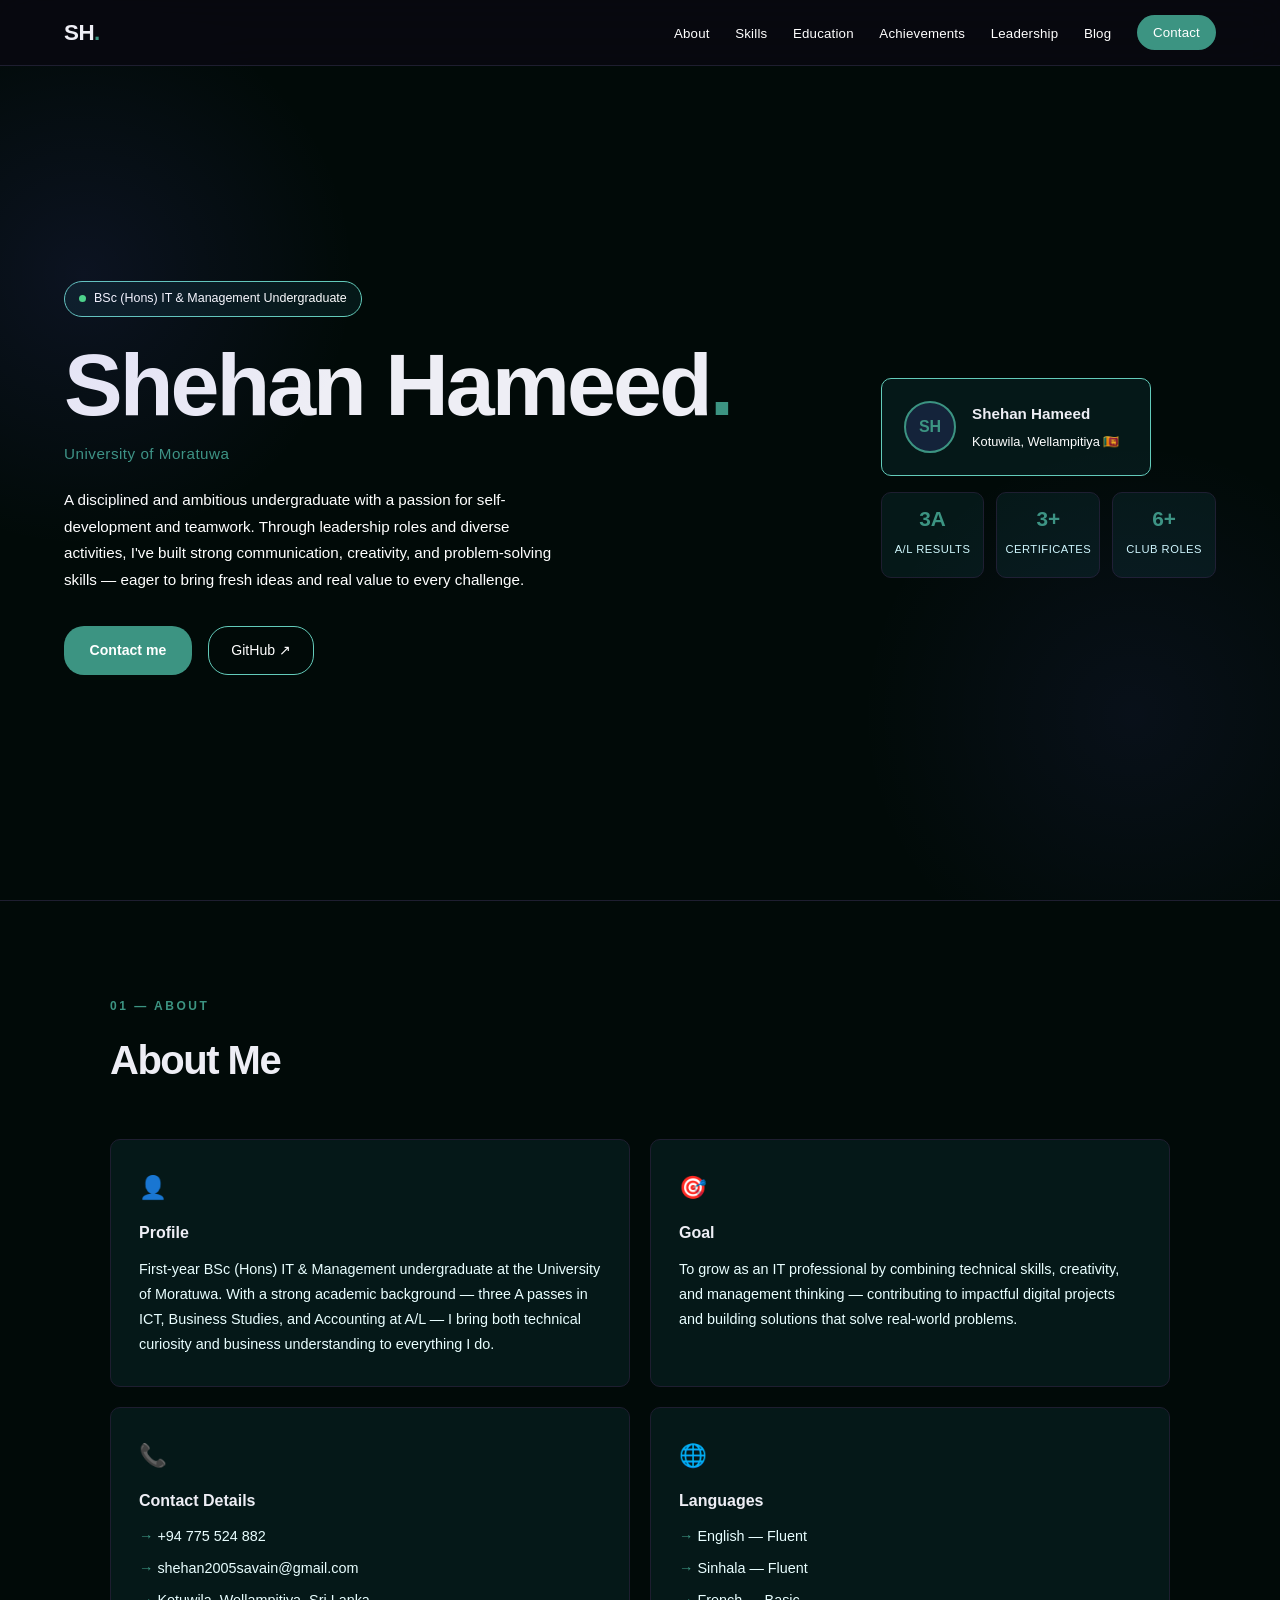
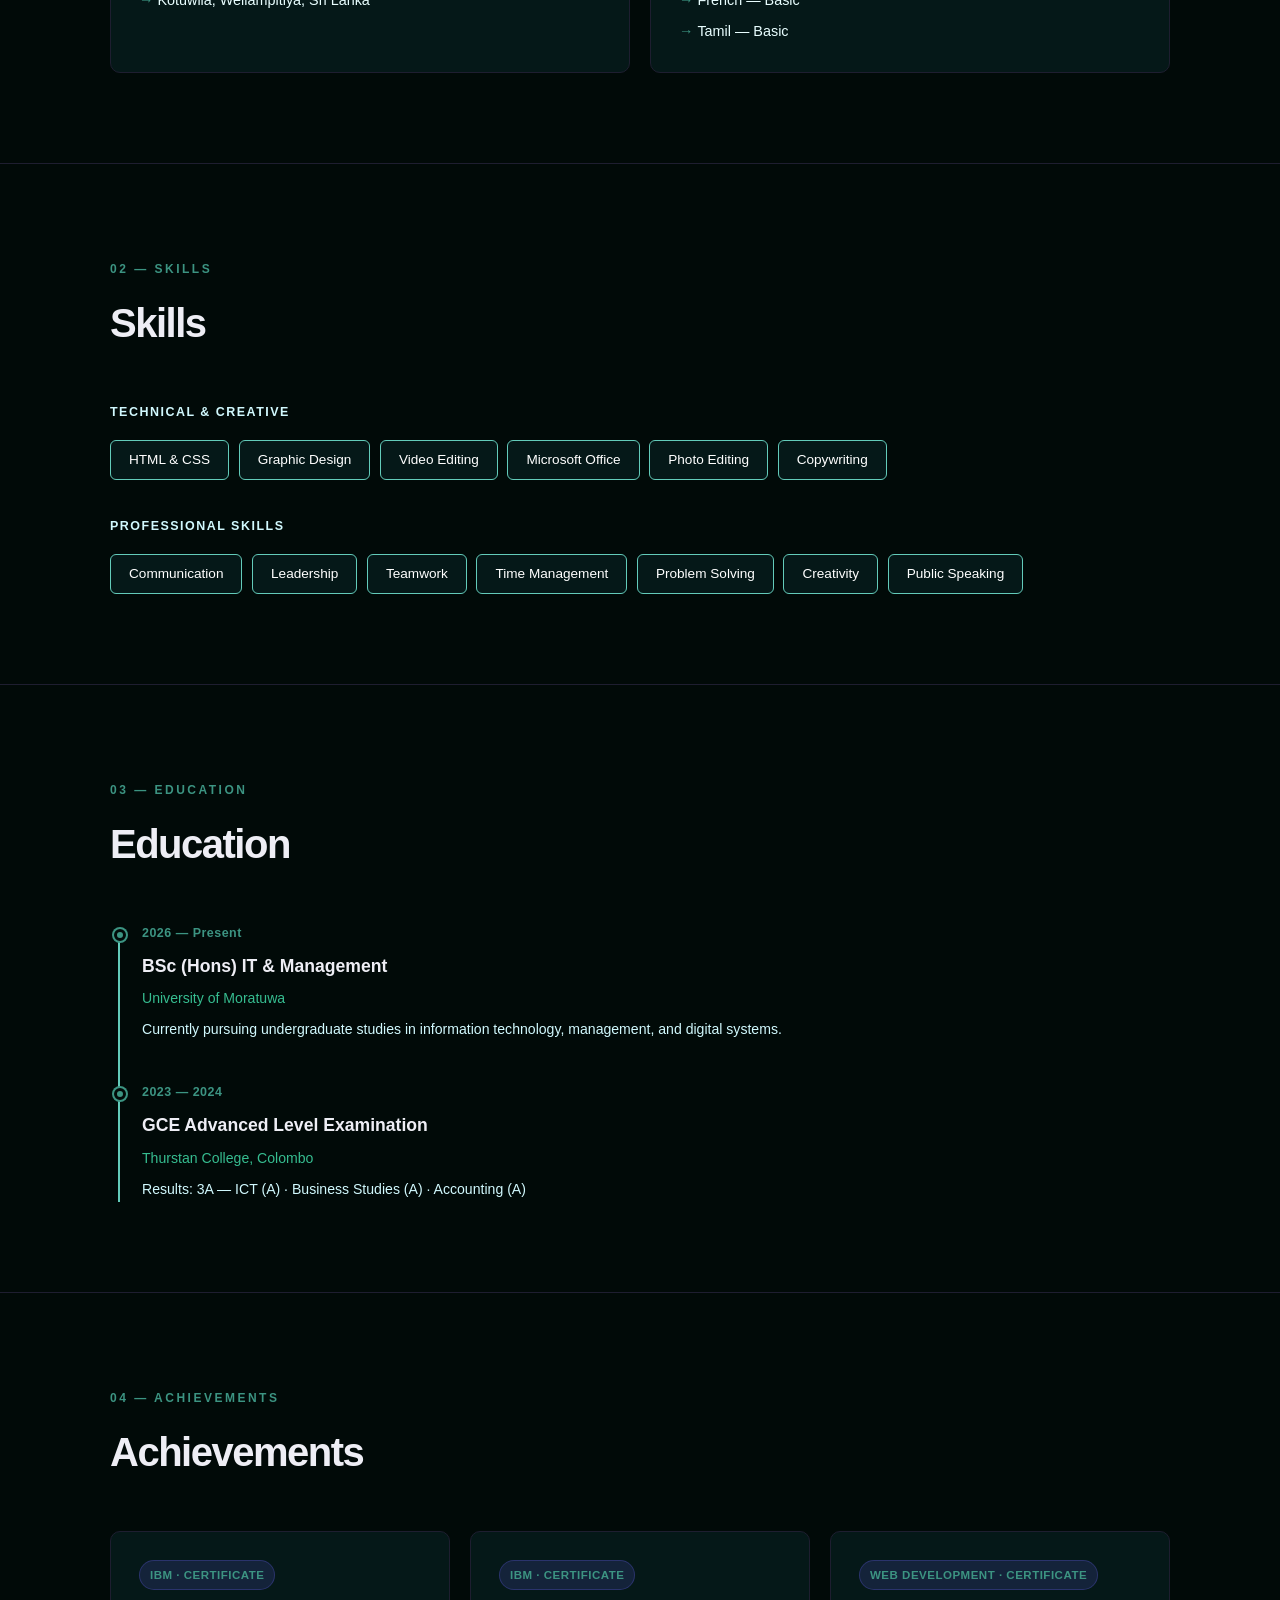
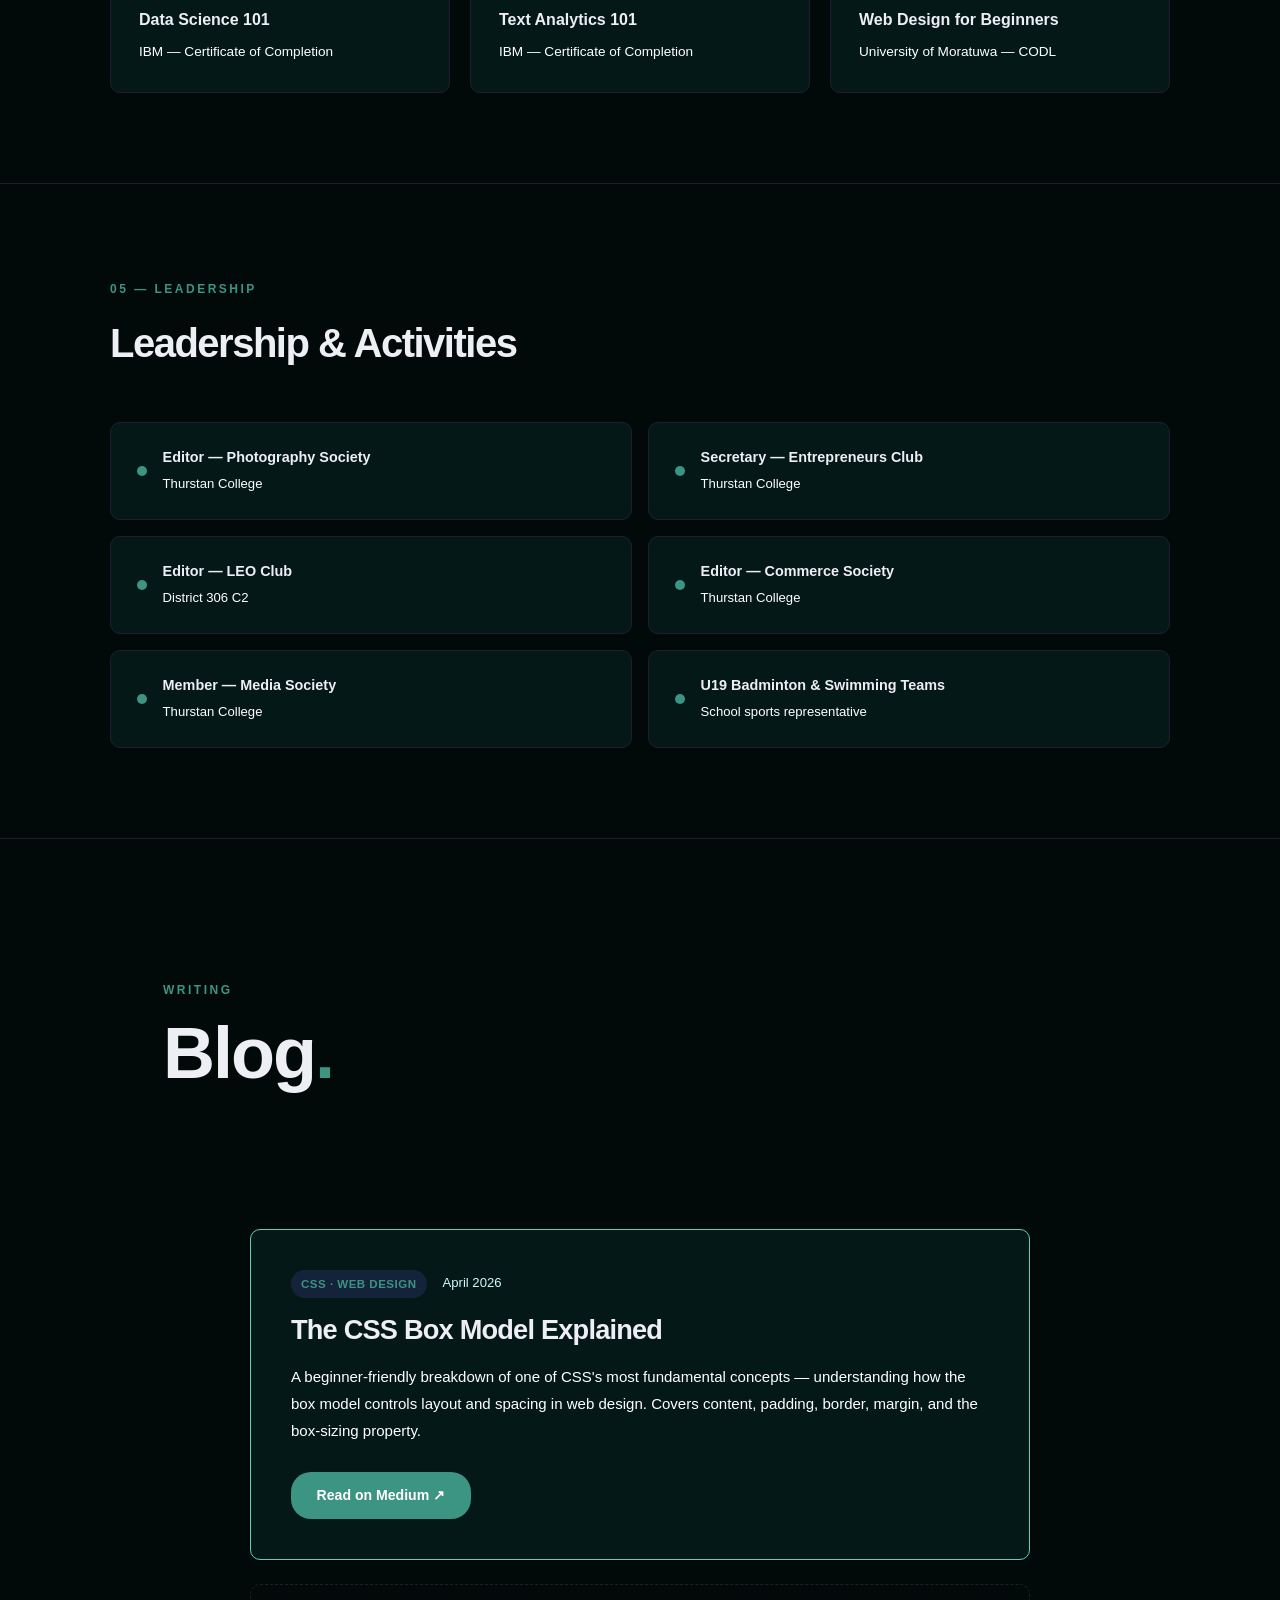
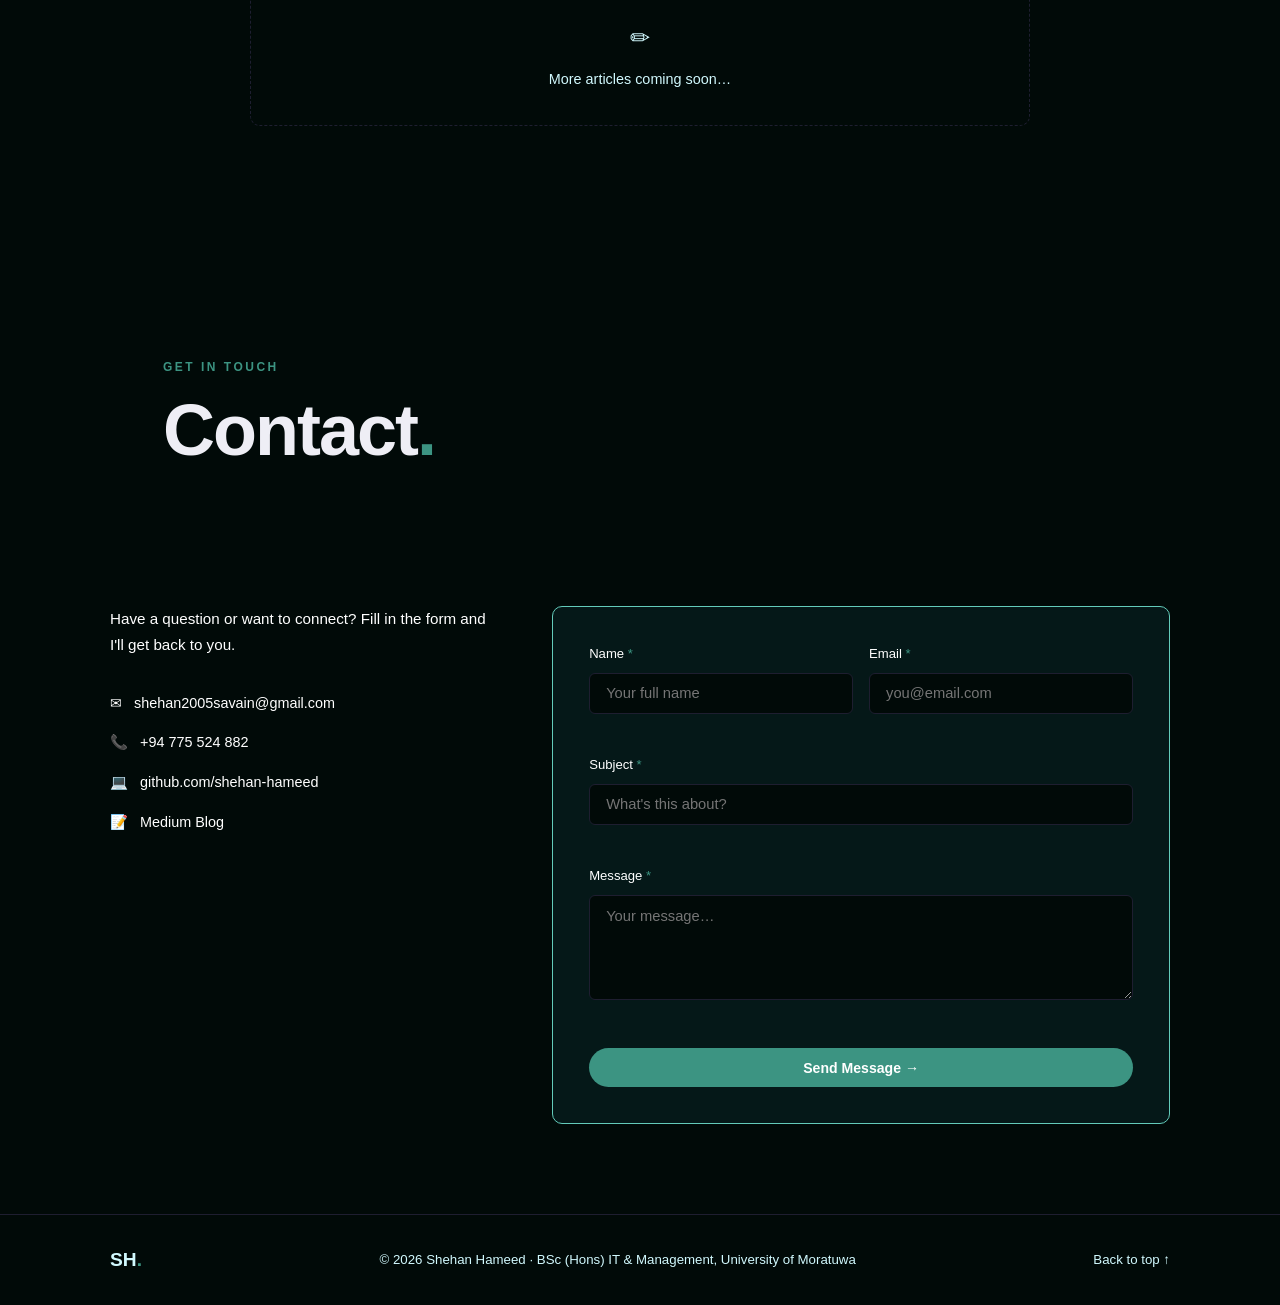
<file: index.html>
<!doctype html>
<html lang="en">
  
<head>
  <meta charset="UTF-8" />
  <meta name="viewport" content="width=device-width, initial-scale=1.0" />
  <title>Shehan Hameed | Portfolio</title>
  <link rel="stylesheet" href="css/style.css" />
  <link rel="preconnect" href="https://fonts.googleapis.com" />
  <link rel="preconnect" href="https://fonts.gstatic.com" crossorigin />
  <link href="https://fonts.googleapis.com/css2?family=Archivo+Black&display=swap" rel="stylesheet" />
  <!--Favicon-->
  <link rel="apple-touch-icon" sizes="180x180" href="favicon2/apple-touch-icon.png" />
  <link rel="icon" type="image/png" sizes="32x32" href="favicon2/favicon-32x32.png" />
  <link rel="icon" type="image/png" sizes="16x16" href="favicon2/favicon-16x16.png" />
  <link rel="manifest" href="favicon2/site.webmanifest" />
</head>

<body>
  <!-- NAVBAR -->
  <nav class="navbar" id="navbar">
    <a href="#hero" class="nav-logo">SH<span class="dot">.</span></a>
    <button class="nav-toggle" id="navToggle" aria-label="Toggle menu">
      <span></span><span></span><span></span>
    </button>
    <ul class="nav-links" id="navLinks">
      <li><a href="#about">About</a></li>
      <li><a href="#skills">Skills</a></li>
      <li><a href="#education">Education</a></li>
      <li><a href="#achievements">Achievements</a></li>
      <li><a href="#leadership">Leadership</a></li>
      <li><a href="#blog">Blog</a></li>
      <li><a href="#contact" class="nav-cta btn-primary">Contact</a></li>
    </ul>
  </nav>

  <!-- HERO -->
  <section class="hero" id="hero">
    <div class="hero-glow"></div>
    <div class="hero-glow hero-glow-2"></div>
    <div class="hero-content">
      <div class="hero-badge">
        <span class="badge-dot"></span> BSc (Hons) IT &amp; Management
        Undergraduate
      </div>
      <h1 class="hero-name">Shehan Hameed<span class="dot">.</span></h1>
      <p class="hero-uni">University of Moratuwa</p>
      <p class="hero-bio">
        A disciplined and ambitious undergraduate with a passion for
        self-development and teamwork. Through leadership roles and diverse
        activities, I've built strong communication, creativity, and
        problem-solving skills — eager to bring fresh ideas and real value to
        every challenge.
      </p>
      <div class="hero-btns">
        <a href="#contact" class="btn-primary">Contact me</a>
        <a href="https://github.com/shehan-hameed" target="_blank" rel="noopener" class="btn-ghost">GitHub ↗</a>
      </div>
    </div>
    <div class="hero-aside">
      <div class="profile-card">
        <div class="profile-avatar"><span>SH</span></div>
        <div class="profile-info">
          <strong>Shehan Hameed</strong>
          <span>Kotuwila, Wellampitiya 🇱🇰</span>
        </div>
      </div>
      <div class="quick-stats">
        <div class="qs-item">
          <a href="#education"><span class="qs-val">3A</span>
            <span class="qs-label">A/L Results</span></a>
        </div>
        <div class="qs-item">
          <a href="#achievements"><span class="qs-val">3+</span>
            <span class="qs-label">Certificates</span>
          </a>
        </div>
        <div class="qs-item">
          <a href="#leadership"><span class="qs-val">6+</span>
            <span class="qs-label">Club Roles</span></a>
        </div>
      </div>
    </div>
  </section>

  <!-- ABOUT -->
  <section class="section sec-alt" id="about">
    <div class="container">
      <div class="sec-head">
        <span class="sec-tag">01 — About</span>
        <h2 class="sec-title">About Me</h2>
      </div>
      <div class="about-grid">
        <div class="about-card">
          <div class="ac-icon">👤</div>
          <h3>Profile</h3>
          <p>
            First-year BSc (Hons) IT &amp; Management undergraduate at the
            University of Moratuwa. With a strong academic background — three
            A passes in ICT, Business Studies, and Accounting at A/L — I bring
            both technical curiosity and business understanding to everything
            I do.
          </p>
        </div>
        <div class="about-card">
          <div class="ac-icon">🎯</div>
          <h3>Goal</h3>
          <p>
            To grow as an IT professional by combining technical skills,
            creativity, and management thinking — contributing to impactful
            digital projects and building solutions that solve real-world
            problems.
          </p>
        </div>
        <div class="about-card">
          <div class="ac-icon">📞</div>
          <h3>Contact Details</h3>
          <ul class="about-list">
            <li>+94 775 524 882</li>
            <li>shehan2005savain@gmail.com</li>
            <li>Kotuwila, Wellampitiya, Sri Lanka</li>
          </ul>
        </div>
        <div class="about-card">
          <div class="ac-icon">🌐</div>
          <h3>Languages</h3>
          <ul class="about-list">
            <li>English — Fluent</li>
            <li>Sinhala — Fluent</li>
            <li>French — Basic</li>
            <li>Tamil — Basic</li>
          </ul>
        </div>
      </div>
    </div>
  </section>

  <!-- SKILLS -->
  <section class="section" id="skills">
    <div class="container">
      <div class="sec-head">
        <span class="sec-tag">02 — Skills</span>
        <h2 class="sec-title">Skills</h2>
      </div>
      <div class="skills-wrap">
        <div class="skill-group">
          <h3 class="sg-label">Technical &amp; Creative</h3>
          <div class="skill-tags">
            <span>HTML &amp; CSS</span>
            <span>Graphic Design</span>
            <span>Video Editing</span>
            <span>Microsoft Office</span>
            <span>Photo Editing</span>
            <span>Copywriting</span>
          </div>
        </div>
        <div class="skill-group">
          <h3 class="sg-label">Professional Skills</h3>
          <div class="skill-tags">
            <span>Communication</span>
            <span>Leadership</span>
            <span>Teamwork</span>
            <span>Time Management</span>
            <span>Problem Solving</span>
            <span>Creativity</span>
            <span>Public Speaking</span>
          </div>
        </div>
      </div>
    </div>
  </section>

  <!-- EDUCATION -->
  <section class="section sec-alt" id="education">
    <div class="container">
      <div class="sec-head">
        <span class="sec-tag">03 — Education</span>
        <h2 class="sec-title">Education</h2>
      </div>
      <div class="timeline">
        <div class="tl-item">
          <div class="tl-dot"></div>
          <div class="tl-body">
            <span class="tl-period">2026 — Present</span>
            <h3 class="tl-title">BSc (Hons) IT &amp; Management</h3>
            <div class="tl-inst">University of Moratuwa</div>
            <p class="tl-desc">
              Currently pursuing undergraduate studies in information
              technology, management, and digital systems.
            </p>
          </div>
        </div>
        <div class="tl-item">
          <div class="tl-dot"></div>
          <div class="tl-body">
            <span class="tl-period">2023 — 2024</span>
            <h3 class="tl-title">GCE Advanced Level Examination</h3>
            <div class="tl-inst">Thurstan College, Colombo</div>
            <p class="tl-desc">
              Results: 3A — ICT (A) · Business Studies (A) · Accounting (A)
            </p>
          </div>
        </div>
      </div>
    </div>
  </section>

  <!-- ACHIEVEMENTS -->
  <section class="section" id="achievements">
    <div class="container">
      <div class="sec-head">
        <span class="sec-tag">04 — Achievements</span>
        <h2 class="sec-title">Achievements</h2>
      </div>
      <div class="achievements-grid">
        <div class="ach-card">
          <div class="ach-badge">IBM · Certificate</div>
          <h4 class="ach-title">Data Science 101</h4>
          <p class="ach-sub">IBM — Certificate of Completion</p>
        </div>
        <div class="ach-card">
          <div class="ach-badge">IBM · Certificate</div>
          <h4 class="ach-title">Text Analytics 101</h4>
          <p class="ach-sub">IBM — Certificate of Completion</p>
        </div>
        <div class="ach-card">
          <div class="ach-badge">Web Development · Certificate</div>
          <h4 class="ach-title">Web Design for Beginners</h4>
          <p class="ach-sub">University of Moratuwa — CODL</p>
        </div>
      </div>
    </div>
  </section>

  <!-- LEADERSHIP -->
  <section class="section sec-alt" id="leadership">
    <div class="container">
      <div class="sec-head">
        <span class="sec-tag">05 — Leadership</span>
        <h2 class="sec-title">Leadership &amp; Activities</h2>
      </div>
      <div class="leadership-grid">
        <div class="lead-card">
          <div class="lead-dot"></div>
          <div>
            <h4>Editor — Photography Society</h4>
            <p>Thurstan College</p>
          </div>
        </div>
        <div class="lead-card">
          <div class="lead-dot"></div>
          <div>
            <h4>Secretary — Entrepreneurs Club</h4>
            <p>Thurstan College</p>
          </div>
        </div>
        <div class="lead-card">
          <div class="lead-dot"></div>
          <div>
            <h4>Editor — LEO Club</h4>
            <p>District 306 C2</p>
          </div>
        </div>
        <div class="lead-card">
          <div class="lead-dot"></div>
          <div>
            <h4>Editor — Commerce Society</h4>
            <p>Thurstan College</p>
          </div>
        </div>
        <div class="lead-card">
          <div class="lead-dot"></div>
          <div>
            <h4>Member — Media Society</h4>
            <p>Thurstan College</p>
          </div>
        </div>
        <div class="lead-card">
          <div class="lead-dot"></div>
          <div>
            <h4>U19 Badminton &amp; Swimming Teams</h4>
            <p>School sports representative</p>
          </div>
        </div>
      </div>
    </div>
  </section>
  <!-- PAGE HEADER OF BLOG-->
  <div class="page-top">
    <div class="container">
      <span class="sec-tag">Writing</span>
      <h1 class="page-h1">Blog<span class="dot">.</span></h1>
    </div>
  </div>

  <!-- BLOG -->
  <section class="section" id="blog">
    <div class="container" style="max-width: 780px">
      <div class="blog-card-main">
        <div class="bc-meta">
          <span class="bc-tag">CSS · Web Design</span>
          <span class="bc-date">April 2026</span>
        </div>
        <h2 class="bc-title">The CSS Box Model Explained</h2>
        <p class="bc-excerpt">
          A beginner-friendly breakdown of one of CSS's most fundamental
          concepts — understanding how the box model controls layout and
          spacing in web design. Covers content, padding, border, margin, and
          the box-sizing property.
        </p>
        <a href="https://medium.com/@shehan2005savain/the-css-box-model-explained-daf223359a95" target="_blank"
          rel="noopener" class="btn-primary">Read on Medium ↗</a>
      </div>

      <div class="more-soon">
        <span>✏</span>
        <p>More articles coming soon…</p>
      </div>
    </div>
  </section>
  <!-- PAGE HEADER OF CONTACT-->
  <div class="page-top">
    <div class="container">
      <span class="sec-tag">Get In Touch</span>
      <h1 class="page-h1">Contact<span class="dot">.</span></h1>
    </div>
  </div>

  <!-- CONTACT -->
  <section class="section" id="contact">
    <div class="container contact-layout">
      <div class="contact-left">
        <p>
          Have a question or want to connect? Fill in the form and I'll get
          back to you.
        </p>
        <div class="c-links">
          <a href="mailto:shehan2005savain@gmail.com" class="c-link"><span>✉</span> shehan2005savain@gmail.com</a>
          <a href="tel:+94775524882" class="c-link"><span>📞</span> +94 775 524 882</a>
          <a href="https://github.com/shehan-hameed" target="_blank" class="c-link"><span>💻</span>
            github.com/shehan-hameed</a>
          <a href="https://medium.com/@shehan2005savain" target="_blank" class="c-link"><span>📝</span> Medium Blog</a>
        </div>
      </div>

      <div class="contact-form-wrap">
        <div id="success-msg" style="display: none" class="success-box">
          <div class="s-check">✓</div>
          <h3>Message received!</h3>
          <p>Thanks for reaching out. I'll get back to you soon.</p>
          <button class="btn-ghost" onclick="resetForm()">
            Send another
          </button>
        </div>
        <form id="contact-form" novalidate>
          <div class="form-row-2">
            <div class="form-group">
              <label for="name">Name <span class="req">*</span></label>
              <input type="text" id="name" placeholder="Your full name" />
              <span class="err" id="name-error"></span>
            </div>
            <div class="form-group">
              <label for="email">Email <span class="req">*</span></label>
              <input type="email" id="email" placeholder="you@email.com" />
              <span class="err" id="email-error"></span>
            </div>
          </div>
          <div class="form-group">
            <label for="subject">Subject <span class="req">*</span></label>
            <input type="text" id="subject" placeholder="What's this about?" />
            <span class="err" id="subject-error"></span>
          </div>
          <div class="form-group">
            <label for="message">Message <span class="req">*</span></label>
            <textarea id="message" rows="5" placeholder="Your message…"></textarea>
            <span class="err" id="message-error"></span>
          </div>
          <button type="submit" class="btn-primary full-w">
            Send Message →
          </button>
        </form>
      </div>
    </div>
  </section>

  <!-- FOOTER -->
  <footer class="footer">
    <div class="container footer-inner">
      <a href="#hero" class="f-logo">SH<span class="dot">.</span></a>

      <p>
        © 2026 Shehan Hameed · BSc (Hons) IT &amp; Management, University of
        Moratuwa
      </p>
      <a href="#hero" class="f-top">Back to top ↑</a>
    </div>
  </footer>

  <script src="js/contact.js"></script>
  <script src="js/nav.js"></script>
</body>

</html>
</file>
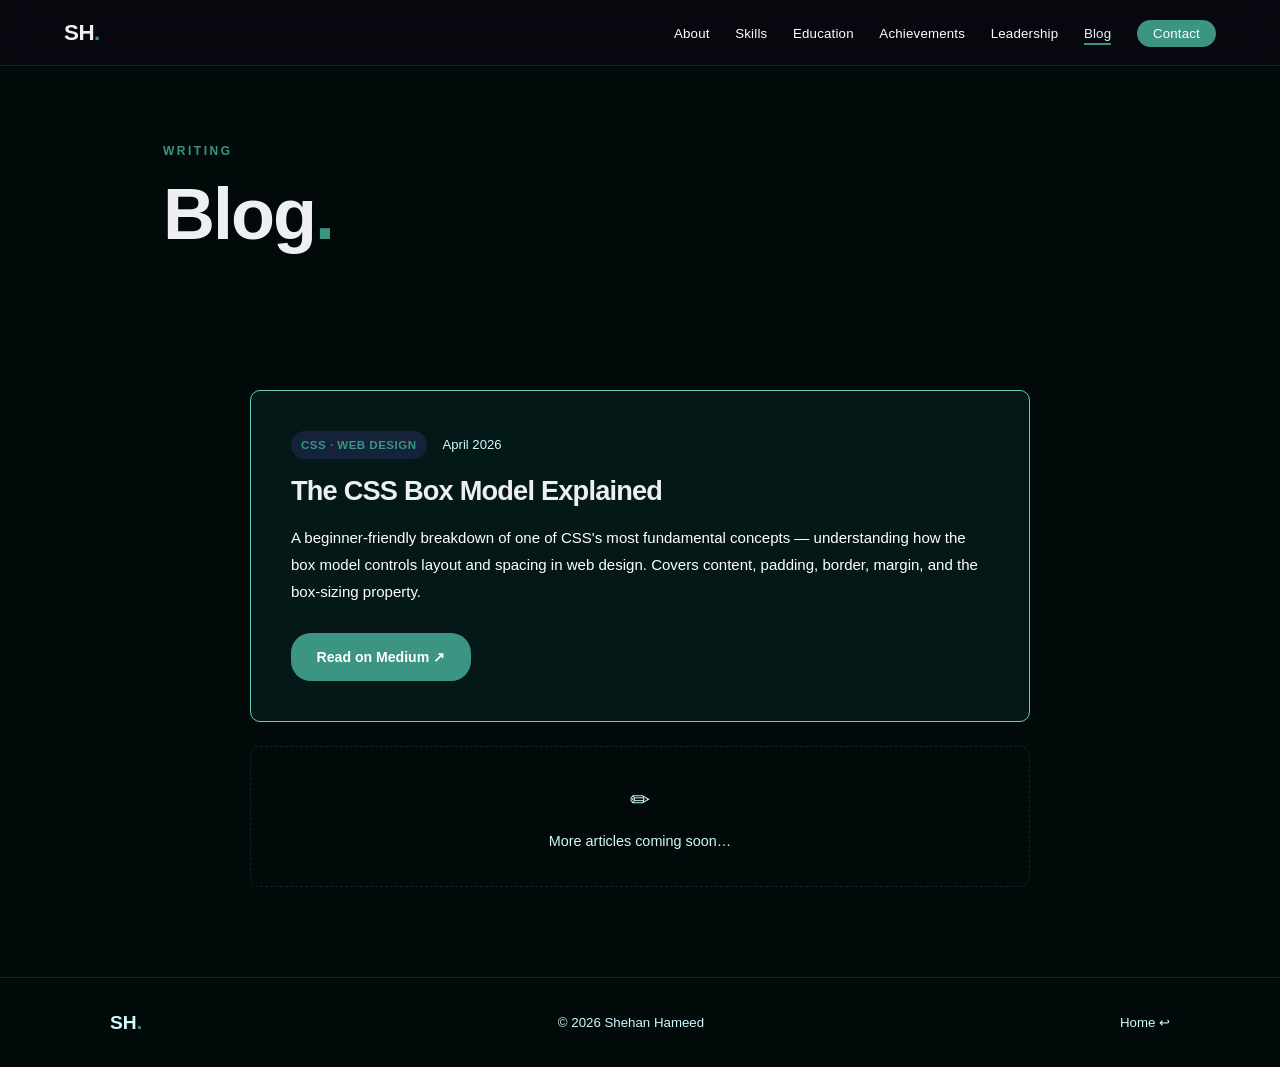
<file: blog.html>
<!doctype html>
<html lang="en">
  <head>
    <meta charset="UTF-8" />
    <meta name="viewport" content="width=device-width, initial-scale=1.0" />
    <title>Blog | Shehan Hameed</title>
    <link rel="stylesheet" href="css/style.css" />
    <link rel="preconnect" href="https://fonts.googleapis.com" />
    <link rel="preconnect" href="https://fonts.gstatic.com" crossorigin />
    <link
      href="https://fonts.googleapis.com/css2?family=Archivo+Black&display=swap"
      rel="stylesheet"
    />
  </head>
  <body>
    <!-- NAVBAR -->
    <nav class="navbar" id="navbar">
      <a href="index.html" class="nav-logo">SH<span class="dot">.</span></a>
      <button class="nav-toggle" id="navToggle" aria-label="Toggle menu">
        <span></span><span></span><span></span>
      </button>
      <ul class="nav-links" id="navLinks">
        <li><a href="index.html#about">About</a></li>
        <li><a href="index.html#skills">Skills</a></li>
        <li><a href="index.html#education">Education</a></li>
        <li><a href="index.html#achievements">Achievements</a></li>
        <li><a href="index.html#leadership">Leadership</a></li>
        <li><a href="blog.html" class="active">Blog</a></li>
        <li><a href="contact.html" class="nav-cta">Contact</a></li>
      </ul>
    </nav>

    <!-- PAGE HEADER -->
    <div class="page-top">
      <div class="container">
        <span class="sec-tag">Writing</span>
        <h1 class="page-h1">Blog<span class="dot">.</span></h1>
      </div>
    </div>

    <!-- BLOG -->
    <section class="section">
      <div class="container" style="max-width: 780px">
        <div class="blog-card-main">
          <div class="bc-meta">
            <span class="bc-tag">CSS · Web Design</span>
            <span class="bc-date">April 2026</span>
          </div>
          <h2 class="bc-title">The CSS Box Model Explained</h2>
          <p class="bc-excerpt">
            A beginner-friendly breakdown of one of CSS's most fundamental
            concepts — understanding how the box model controls layout and
            spacing in web design. Covers content, padding, border, margin, and
            the box-sizing property.
          </p>
          <a
            href="https://medium.com/@shehan2005savain/the-css-box-model-explained-daf223359a95"
            target="_blank"
            rel="noopener"
            class="btn-primary"
            >Read on Medium ↗</a
          >
        </div>

        <div class="more-soon">
          <span>✏</span>
          <p>More articles coming soon…</p>
        </div>
      </div>
    </section>

    <!-- FOOTER -->
    <footer class="footer">
      <div class="container footer-inner">
        <span class="f-logo">SH<span class="dot">.</span></span>
        <p>© 2026 Shehan Hameed</p>
        <a href="index.html" class="f-top">Home ↩</a>
      </div>
    </footer>

    <script src="js/nav.js"></script>
  </body>
</html>
</file>
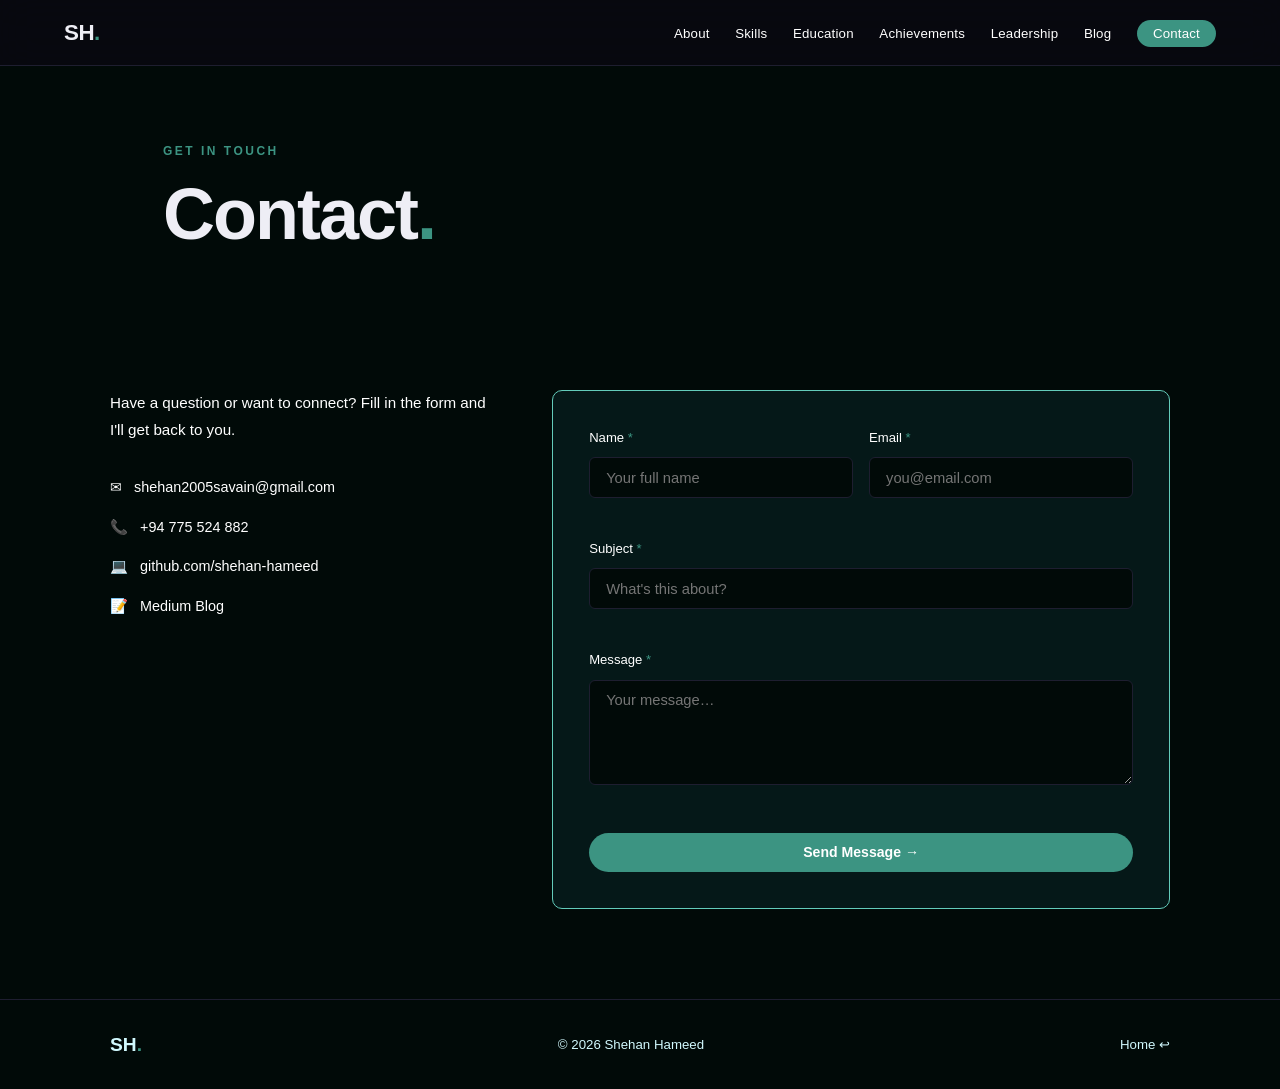
<file: contact.html>
<!doctype html>
<html lang="en">
  <head>
    <meta charset="UTF-8" />
    <meta name="viewport" content="width=device-width, initial-scale=1.0" />
    <title>Contact | Shehan Hameed</title>
    <link rel="stylesheet" href="css/style.css" />
    <link rel="preconnect" href="https://fonts.googleapis.com" />
    <link rel="preconnect" href="https://fonts.gstatic.com" crossorigin />
    <link
      href="https://fonts.googleapis.com/css2?family=Archivo+Black&display=swap"
      rel="stylesheet"
    />
  </head>
  <body>
    <!-- NAVBAR -->
    <nav class="navbar" id="navbar">
      <a href="index.html" class="nav-logo">SH<span class="dot">.</span></a>
      <button class="nav-toggle" id="navToggle" aria-label="Toggle menu">
        <span></span><span></span><span></span>
      </button>
      <ul class="nav-links" id="navLinks">
        <li><a href="index.html#about">About</a></li>
        <li><a href="index.html#skills">Skills</a></li>
        <li><a href="index.html#education">Education</a></li>
        <li><a href="index.html#achievements">Achievements</a></li>
        <li><a href="index.html#leadership">Leadership</a></li>
        <li><a href="blog.html">Blog</a></li>
        <li><a href="contact.html" class="nav-cta active">Contact</a></li>
      </ul>
    </nav>

    <!-- PAGE HEADER -->
    <div class="page-top">
      <div class="container">
        <span class="sec-tag">Get In Touch</span>
        <h1 class="page-h1">Contact<span class="dot">.</span></h1>
      </div>
    </div>

    <!-- CONTACT -->
    <section class="section">
      <div class="container contact-layout">
        <div class="contact-left">
          <p>
            Have a question or want to connect? Fill in the form and I'll get
            back to you.
          </p>
          <div class="c-links">
            <a href="mailto:shehan2005savain@gmail.com" class="c-link"
              ><span>✉</span> shehan2005savain@gmail.com</a
            >
            <a href="tel:+94775524882" class="c-link"
              ><span>📞</span> +94 775 524 882</a
            >
            <a
              href="https://github.com/shehan-hameed"
              target="_blank"
              class="c-link"
              ><span>💻</span> github.com/shehan-hameed</a
            >
            <a
              href="https://medium.com/@shehan2005savain"
              target="_blank"
              class="c-link"
              ><span>📝</span> Medium Blog</a
            >
          </div>
        </div>

        <div class="contact-form-wrap">
          <div id="success-msg" style="display: none" class="success-box">
            <div class="s-check">✓</div>
            <h3>Message received!</h3>
            <p>Thanks for reaching out. I'll get back to you soon.</p>
            <button class="btn-ghost" onclick="resetForm()">
              Send another
            </button>
          </div>
          <form id="contact-form" novalidate>
            <div class="form-row-2">
              <div class="form-group">
                <label for="name">Name <span class="req">*</span></label>
                <input type="text" id="name" placeholder="Your full name" />
                <span class="err" id="name-error"></span>
              </div>
              <div class="form-group">
                <label for="email">Email <span class="req">*</span></label>
                <input type="email" id="email" placeholder="you@email.com" />
                <span class="err" id="email-error"></span>
              </div>
            </div>
            <div class="form-group">
              <label for="subject">Subject <span class="req">*</span></label>
              <input
                type="text"
                id="subject"
                placeholder="What's this about?"
              />
              <span class="err" id="subject-error"></span>
            </div>
            <div class="form-group">
              <label for="message">Message <span class="req">*</span></label>
              <textarea
                id="message"
                rows="5"
                placeholder="Your message…"
              ></textarea>
              <span class="err" id="message-error"></span>
            </div>
            <button type="submit" class="btn-primary full-w">
              Send Message →
            </button>
          </form>
        </div>
      </div>
    </section>

    <!-- FOOTER -->
    <footer class="footer">
      <div class="container footer-inner">
        <span class="f-logo">SH<span class="dot">.</span></span>
        <p>© 2026 Shehan Hameed</p>
        <a href="index.html" class="f-top">Home ↩</a>
      </div>
    </footer>

    <script src="js/nav.js"></script>
    <script src="js/contact.js"></script>
  </body>
</html>
</file>
<file: css/style.css>
/* =============================================
   SHEHAN HAMEED PORTFOLIO — DARK & MODERN
   ============================================= */

:root {
  --bg:          #010a08;
  --bg-alt:      #010a08;
  --bg-card:     #051818;
  --border:      #1e1e30;
  --border-lit:  #63cbba;
  --accent:      #3c9482;
  --accent-dim:  rgba(108,99,255,0.15);
  --accent-glow: rgba(24, 255, 166, 0.28);
  --text:        #eeeef5;
  --text-2:      #ffffff; /* skills buttons*/
  --text-3:      #d1f9fe;
  --text-4:      #e9feff; /*  New P text */
  --text-5:      #36bd90; /* New Schools text */
  --success:     #4ade80;
  --error:       #f87171;
  --nav-h:       66px;
  --r:           10px;
  --fh:          'Syne', sans-serif;
  --fb:          'DM Sans', sans-serif;
}

*, *::before, *::after { box-sizing: border-box; margin: 0; padding: 0; }
html { scroll-behavior: smooth; }

body {
  background: var(--bg);
  color: var(--text);
  font-family: var(--fb);
  font-size: 15.5px;
  line-height: 1.75;
  overflow-x: hidden;
}

a { color: inherit; text-decoration: none; }
ul { list-style: none; }
strong { color: var(--text); }
.container { width: min(1060px, 90%); margin-inline: auto; }
.dot { color: var(--accent); }

/* ── NAVBAR ── */
.navbar {
  position: fixed;
  top: 0; left: 0; right: 0;
  height: var(--nav-h);
  display: flex;
  align-items: center;
  justify-content: space-between;
  padding: 0 5%;
  background: rgba(8,8,16,0.88);
  backdrop-filter: blur(18px);
  border-bottom: 1px solid var(--border);
  z-index: 999;
  transition: background 0.3s;
}
.navbar.scrolled { background: rgba(8,8,16,0.98); }

.nav-logo {
  font-family: var(--fh);
  font-size: 1.4rem;
  font-weight: 800;
  letter-spacing: -0.5px;
  flex-shrink: 0;
}

.nav-links {
  display: flex; align-items: center;gap: 1.6rem;}

.nav-links a {
  font-size: 0.83rem;
  font-weight: 500;
  color: var(--text-2);
  letter-spacing: 0.2px;
  transition: color 0.2s;
  position: relative;
  padding-bottom: 2px;
  white-space: nowrap;
}
.nav-links a::after {
  content: '';
  position: absolute;
  bottom: -2px; left: 0;
  width: 0; height: 2px;
  background: var(--accent);
  transition: width 0.22s;
}
.nav-links a:hover,
.nav-links a.active { color: var(--text); }
.nav-links a:hover::after,
.nav-links a.active::after { width: 100%; }

.nav-cta {
  background: var(--accent) !important;
  color: #fff !important;
  padding: 6px 16px !important;
  border-radius: 20px;
  
}
.nav-cta::after { display: none !important; }
.nav-cta:hover { opacity: 0.85 !important; }

.nav-toggle {
  display: none;
  flex-direction: column;
  gap: 5px;
  background: none;
  border: none;
  cursor: pointer;
  padding: 4px;
}
.nav-toggle span {
  display: block;
  width: 22px; height: 2px;
  background: var(--text);
  border-radius: 2px;
  transition: transform 0.25s, opacity 0.25s;
}

/* ── BUTTONS ── */
.btn-primary {
  display: inline-flex;
  align-items: center;
  gap: 6px;
  background: var(--accent);
  color: #fff;
  padding: 0.72rem 1.6rem;
  border-radius: 20px;
  font-weight: 600;
  font-size: 0.88rem;
  border: none;
  cursor: pointer;
  transition: opacity 0.2s, transform 0.15s, box-shadow 0.2s;
}
.btn-primary:hover {
  opacity: 0.88;
  transform: translateY(-1px);
  box-shadow: 0 6px 24px var(--accent-glow);
}

.btn-ghost {
  display: inline-flex;
  align-items: center;
  gap: 6px;
  background: transparent;
  color: var(--text-2);
  padding: 0.72rem 1.4rem;
  border-radius: 20px;
  font-weight: 500;
  font-size: 0.88rem;
  border: 1px solid var(--border-lit);
  cursor: pointer;
  transition: color 0.5s, border-color 0.5s, transform 0.15s;
}
.btn-ghost:hover { color: var(--text); border-color: var(--accent); transform: translateY(-1px); }
.full-w { width: 100%; justify-content: center; }

/* ── HERO ── */
.hero {
  min-height: 100vh;
  display: flex;
  align-items: center;
  justify-content: space-between;
  gap: 3rem;
  padding: calc(var(--nav-h) + 70px) 5% 80px;
  position: relative;
  overflow: hidden;
}

.hero-glow {
  position: absolute;
  width: 550px; height: 550px;
  background: radial-gradient(circle, rgba(108,99,255,0.1) 0%, transparent 70%);
  top: 0; left: -15%;
  pointer-events: none;
}
.hero-glow-2 { top: auto; bottom: -10%; left: auto; right: -10%; background: radial-gradient(circle, rgba(108,99,255,0.07) 0%, transparent 70%); }

.hero-content { flex: 1; max-width: 580px; }

.hero-badge {
  display: inline-flex;
  align-items: center;
  gap: 8px;
  background: var(--bg-card);
  border: 1px solid var(--border-lit);
  color: var(--text-2);
  font-size: 0.78rem;
  padding: 6px 14px;
  border-radius: 20px;
  margin-bottom: 1.5rem;
}
.badge-dot {
  width: 7px; height: 7px;
  border-radius: 50%;
  background: var(--success);
  animation: blink 2s infinite;
}
@keyframes blink { 0%,100%{opacity:1} 50%{opacity:0.35} }

.hero-name {
  font-family: var(--fh);
  font-size: clamp(3rem, 7vw, 5.5rem);
  font-weight: 800;
  letter-spacing: -3px;
  line-height: 1;
  margin-bottom: 0.75rem;
  white-space: nowrap;
}

.hero-uni {
  color: var(--accent);
  font-size: 0.95rem;
  font-weight: 500;
  letter-spacing: 0.5px;
  margin-bottom: 1.25rem;
}

.hero-bio {
  color: var(--text-2);
  font-size: 0.95rem;
  max-width: 500px;
  margin-bottom: 2rem;
}

.hero-btns { display: flex; gap: 1rem; flex-wrap: wrap; }

/* Profile card */
.hero-aside { flex-shrink: 0; }

.profile-card {
  background: var(--bg-card);
  border: 1px solid var(--border-lit);
  border-radius: var(--r);
  padding: 1.4rem;
  display: flex;
  align-items: center;
  gap: 1rem;
  margin-bottom: 1rem;
  width: 270px;
}

.profile-avatar {
  width: 52px; height: 52px;
  border-radius: 50%;
  background: var(--accent-dim);
  border: 2px solid var(--accent);
  display: flex;
  align-items: center;
  justify-content: center;
  flex-shrink: 0;
}
.profile-avatar span { font-family: var(--fh); font-size: 1rem; font-weight: 800; color: var(--accent); }
.profile-info { display: flex; flex-direction: column; gap: 3px; }
.profile-info strong { font-size: 0.95rem; font-weight: 700; }
.profile-info span { font-size: 0.8rem; color: var(--text-2); }

.quick-stats {
  display: grid;
  grid-template-columns: repeat(3, 1fr);
  gap: 0.75rem;
}
.qs-item {
  background: var(--bg-card);
  border: 1px solid var(--border);
  border-radius: var(--r);
  padding: 1rem 0.5rem;
  text-align: center;
  transition: border-color 0.2s, transform 0.2s;
}
.qs-item:hover { border-color: var(--accent); transform: translateY(-2px); }
.qs-val { display: block; font-family: var(--fh); font-size: 1.3rem; font-weight: 800; color: var(--accent); line-height: 1; margin-bottom: 4px; }
.qs-label { font-size: 0.7rem; color: var(--text-3); text-transform: uppercase; letter-spacing: 0.5px; }

/* ── SECTIONS ── */
.section { padding: 90px 0; }
.sec-alt { background: var(--bg-alt); border-top: 1px solid var(--border); border-bottom: 1px solid var(--border); }

.sec-head { margin-bottom: 2.75rem; }
.sec-tag {
  display: inline-block;
  font-size: 0.75rem;
  font-weight: 700;
  color: var(--accent);
  letter-spacing: 2.5px;
  text-transform: uppercase;
  margin-bottom: 0.5rem;
}
.sec-title {
  font-family: var(--fh);
  font-size: clamp(1.8rem, 3.5vw, 2.5rem);
  font-weight: 800;
  letter-spacing: -1.5px;
}

/* ── ABOUT ── */
.about-grid {
  display: grid;
  grid-template-columns: 1fr 1fr;
  gap: 1.25rem;
}
.about-card {
  background: var(--bg-card);
  border: 1px solid var(--border);
  border-radius: var(--r);
  padding: 1.75rem;
  transition: border-color 0.2s, transform 0.2s;
}
.about-card:hover { border-color: var(--border-lit); transform: translateY(-2px); }
.ac-icon { font-size: 1.4rem; margin-bottom: 0.75rem; }
.about-card h3 { font-family: var(--fh); font-size: 1rem; font-weight: 700; margin-bottom: 0.6rem; }
.about-card p { color: var(--text-4); font-size: 0.9rem; }
.about-list { color: var(--text-4); font-size: 0.9rem; display: flex; flex-direction: column; gap: 0.4rem; }
.about-list li::before { content: '→ '; color: var(--accent); font-weight: 700; }

/* ── SKILLS ── */
.skills-wrap { display: flex; flex-direction: column; gap: 2.25rem; }
.sg-label { font-size: 0.78rem; font-weight: 700; color: var(--text-3); text-transform: uppercase; letter-spacing: 1.5px; margin-bottom: 1rem; }
.skill-tags { display: flex; flex-wrap: wrap; gap: 0.6rem; }
.skill-tags span {
  background: var(--bg-card);
  border: 1px solid var(--border-lit);
  color: var(--text-2);
  font-size: 0.85rem;
  font-weight: 500;
  padding: 7px 18px;
  border-radius: 6px;
  transition: border-color 0.2s, color 0.2s, transform 0.15s;
  cursor: default;
}
.skill-tags span:hover { border-color: var(--accent); color: var(--accent); transform: translateY(-2px); }

/* ─ Education ─ */
.timeline { position: relative; padding-left: 32px; }
.timeline::before {
  content: '';
  position: absolute;
  left: 8px; top: 6px; bottom: 0;
  width: 2px;
  background: var(--border-lit);
}
.tl-item { position: relative; margin-bottom: 2.5rem; }
.tl-item:last-child { margin-bottom: 0; }
.tl-dot {
  position: absolute;
  left: -28px; top: 6px;
  width: 12px; height: 12px;
  border-radius: 50%;
  background: var(--accent);
  border: 3px solid var(--bg-alt);
  box-shadow: 0 0 0 2px var(--accent);
}
.tl-period {
  font-size: 0.78rem;
  color: var(--accent);
  font-weight: 600;
  letter-spacing: 0.5px;
  display: block;
  margin-bottom: 0.4rem;
}

.tl-title {
  font-family: var(--fh);
  font-size: 1.1rem;
  font-weight: 700;
  margin-bottom: 0.3rem;
}

.tl-inst {
  font-size: 0.88rem;
  color: var(--text-5);
  margin-bottom: 0.4rem;
}

.tl-desc {
  font-size: 0.88rem;
  color: var(--text-3);
}

/* ── ACHIEVEMENTS ── */
.achievements-grid {
  display: grid;
  grid-template-columns: repeat(3, 1fr);
  gap: 1.25rem;
}
.ach-card {
  background: var(--bg-card);
  border: 1px solid var(--border);
  border-radius: var(--r);
  padding: 1.75rem;
  transition: border-color 0.2s, transform 0.2s, box-shadow 0.2s;
}
.ach-card:hover { border-color: var(--accent); transform: translateY(-3px); box-shadow: 0 8px 28px var(--accent-glow); }
.ach-badge {
  display: inline-block;
  background: var(--accent-dim);
  color: var(--accent);
  border: 1px solid rgba(108,99,255,0.25);
  font-size: 0.72rem;
  font-weight: 700;
  padding: 4px 10px;
  border-radius: 20px;
  text-transform: uppercase;
  letter-spacing: 0.5px;
  margin-bottom: 1rem;
}
.ach-title { font-family: var(--fh); font-size: 1rem; font-weight: 700; margin-bottom: 0.4rem; }
.ach-sub { font-size: 0.85rem; color: var(--text-2); }

/* ── LEADERSHIP ── */
.leadership-grid {
  display: grid;
  grid-template-columns: 1fr 1fr;
  gap: 1rem;
}
.lead-card {
  background: var(--bg-card);
  border: 1px solid var(--border);
  border-radius: var(--r);
  padding: 1.4rem 1.6rem;
  display: flex;
  align-items: center;
  gap: 1rem;
  transition: border-color 0.2s, transform 0.2s;
}
.lead-card:hover { border-color: var(--border-lit); transform: translateY(-2px); }
.lead-dot {
  width: 10px; height: 10px;
  border-radius: 50%;
  background: var(--accent);
  flex-shrink: 0;
}
.lead-card h4 { font-size: 0.9rem; font-weight: 700; margin-bottom: 3px; }
.lead-card p { font-size: 0.82rem; color: var(--text-2); }

/* ── PAGE TOP (Blog / Contact pages) ── */
.page-top {
  padding-top: calc(var(--nav-h) + 70px);
  padding-bottom: 50px;
  padding-inline: 5%;
  max-width: calc(1060px + 10%);
  margin-inline: auto;
}
.page-h1 {
  font-family: var(--fh);
  font-size: clamp(2.8rem, 6vw, 4.5rem);
  font-weight: 800;
  letter-spacing: -2px;
  line-height: 1;
  margin-top: 0.5rem;
}

/* ── BLOG PAGE ── */
.blog-card-main {
  background: var(--bg-card);
  border: 1px solid var(--border-lit);
  border-radius: var(--r);
  padding: 2.5rem;
  margin-bottom: 1.5rem;
  transition: border-color 0.2s;
}
.blog-card-main:hover { border-color: var(--accent); }
.bc-meta { display: flex; align-items: center; gap: 1rem; margin-bottom: 1rem; }
.bc-tag {
  background: var(--accent-dim);
  color: var(--accent);
  font-size: 0.72rem;
  font-weight: 700;
  padding: 4px 10px;
  border-radius: 20px;
  text-transform: uppercase;
  letter-spacing: 0.5px;
}
.bc-date { color: var(--text-3); font-size: 0.82rem; }
.bc-title { font-family: var(--fh); font-size: 1.7rem; font-weight: 800; letter-spacing: -0.8px; margin-bottom: 1rem; line-height: 1.2; }
.bc-excerpt { color: var(--text-2); font-size: 0.94rem; margin-bottom: 1.75rem; line-height: 1.8; }

.more-soon {
  border: 1px dashed var(--border);
  border-radius: var(--r);
  padding: 2rem;
  text-align: center;
  color: var(--text-3);
  font-size: 0.9rem;
}
.more-soon span { display: block; font-size: 1.5rem; margin-bottom: 0.5rem; }

/* ── CONTACT PAGE ── */
.contact-layout {
  display: grid;
  grid-template-columns: 1fr 1.6fr;
  gap: 3.5rem;
  align-items: start;
}
.contact-left p { color: var(--text-2); font-size: 0.95rem; margin-bottom: 2rem; }
.c-links { display: flex; flex-direction: column; gap: 0.9rem; }
.c-link {
  display: flex;
  align-items: center;
  gap: 0.75rem;
  color: var(--text-2);
  font-size: 0.9rem;
  transition: color 0.2s;
}
.c-link:hover { color: var(--accent); }

.contact-form-wrap {
  background: var(--bg-card);
  border: 1px solid var(--border-lit);
  border-radius: var(--r);
  padding: 2.25rem;
}
.form-row-2 { display: grid; grid-template-columns: 1fr 1fr; gap: 1rem; }
.form-group { margin-bottom: 1.25rem; }
.form-group label { display: block; font-size: 0.82rem; font-weight: 500; color: var(--text-2); margin-bottom: 0.45rem; }
.req { color: var(--accent); }
.form-group input,
.form-group textarea {
  width: 100%;
  background: var(--bg);
  border: 1px solid var(--border);
  border-radius: 6px;
  padding: 0.72rem 1rem;
  color: var(--text);
  font-size: 0.92rem;
  font-family: var(--fb);
  outline: none;
  resize: vertical;
  transition: border-color 0.2s, box-shadow 0.2s;
}
.form-group input:focus,
.form-group textarea:focus { border-color: var(--accent); box-shadow: 0 0 0 3px var(--accent-dim); }
.form-group input.input-error,
.form-group textarea.input-error { border-color: var(--error); box-shadow: 0 0 0 3px rgba(248,113,113,0.12); }
.err { display: block; color: var(--error); font-size: 0.78rem; margin-top: 4px; min-height: 1rem; }

.success-box { text-align: center; padding: 2.5rem 1rem; }
.s-check {
  display: inline-flex;
  align-items: center;
  justify-content: center;
  width: 54px; height: 54px;
  border-radius: 50%;
  background: rgba(74,222,128,0.12);
  color: var(--success);
  font-size: 1.5rem;
  margin-bottom: 1rem;
}
.success-box h3 { font-family: var(--fh); font-size: 1.4rem; font-weight: 700; margin-bottom: 0.5rem; }
.success-box p { color: var(--text-2); margin-bottom: 1.5rem; }

/* ── FOOTER ── */
.footer { border-top: 1px solid var(--border); padding: 1.75rem 0; }
.footer-inner {
  display: flex;
  align-items: center;
  justify-content: space-between;
  font-size: 0.83rem;
  color: var(--text-3);
}
.f-logo { font-family: var(--fh); font-size: 1.2rem; font-weight: 800; }
.f-top { color: var(--text-3); transition: color 0.2s; }
.f-top:hover { color: var(--accent); }

/* ── RESPONSIVE ── */
@media (max-width: 960px) {
  .achievements-grid { grid-template-columns: 1fr 1fr; }
  .leadership-grid { grid-template-columns: 1fr; }
}

@media (max-width: 860px) {
  .hero {
      flex-direction: column;
      text-align: center;
      align-items: center;
      padding-top: calc(var(--nav-h) + 40px);
      min-height: auto;
      padding-bottom: 60px;
    }  
  .hero-bio { margin-inline: auto; }
  .hero-btns { justify-content: center; }
  .hero-glow, .hero-glow-2 { display: none; }
  .profile-card { width: 100%; }
  .about-grid { grid-template-columns: 1fr; }
  .contact-layout { grid-template-columns: 1fr; }
  .nav-links { gap: 1rem; }
}

@media (max-width: 640px) {
  .nav-links {
    display: none;
    position: absolute;
    top: var(--nav-h);
    left: 0; right: 0;
    flex-direction: column;
    background: rgba(8,8,16,0.98);
    border-bottom: 1px solid var(--border);
    padding: 1.5rem 5%;
    gap: 1.25rem;
  }
  .nav-links.open { display: flex; }
  .nav-toggle { display: flex; }
  .section { padding: 65px 0; }
  .achievements-grid { grid-template-columns: 1fr; }
  .form-row-2 { grid-template-columns: 1fr; }
  .footer-inner { flex-direction: column; gap: 0.5rem; text-align: center; }
  .quick-stats { grid-template-columns: repeat(3,1fr); }
}
</file>
